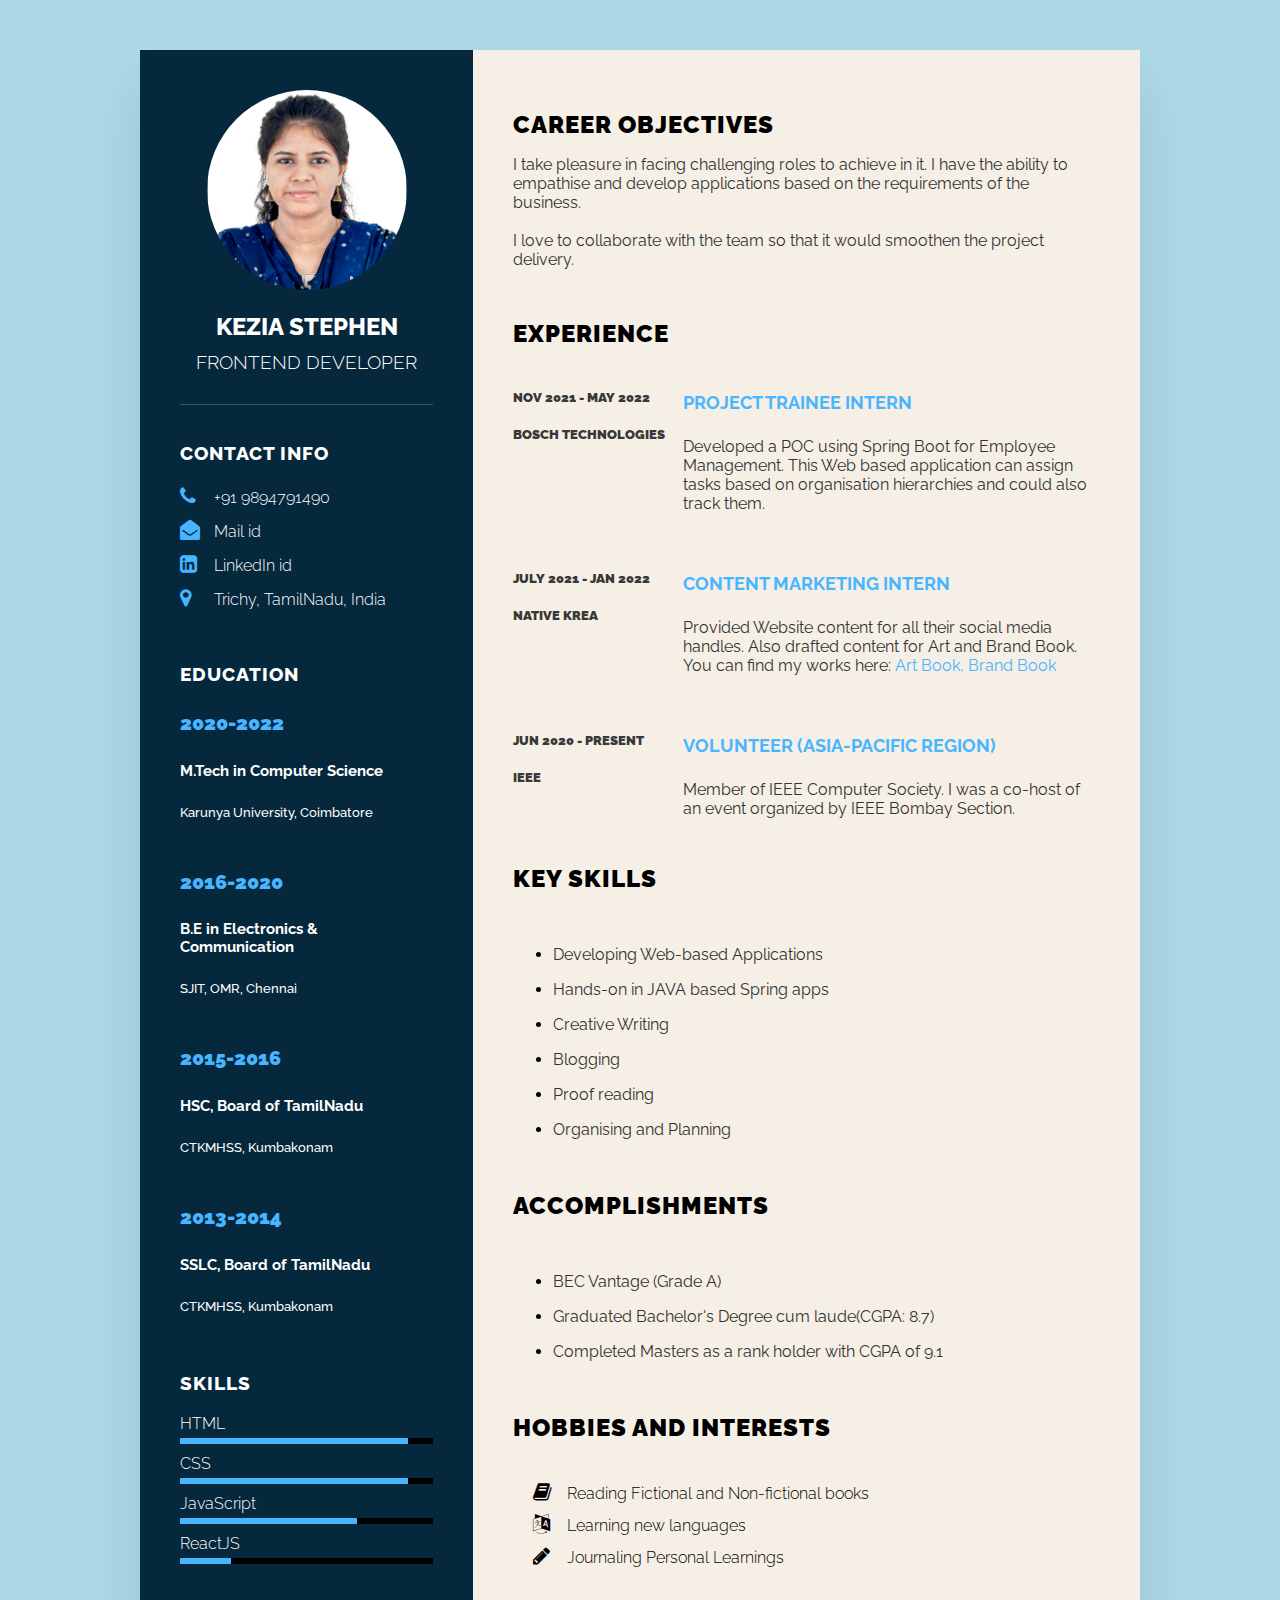
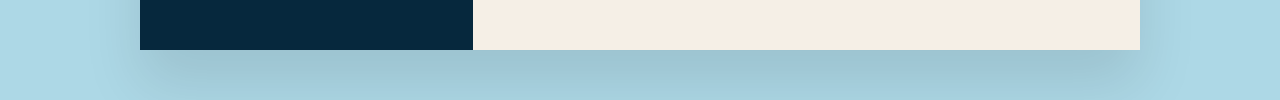
<file: Resume/index.html>
<!DOCTYPE html>
<html lang="en">
<head>
    <meta charset="UTF-8">
    <meta http-equiv="X-UA-Compatible" content="IE=edge">
    <meta name="viewport" content="width=device-width, initial-scale=1.0">
    <title>Responsive CV using HTML & CSS</title>
    <!-- <link rel="preconnect" href="https://fonts.googleapis.com">
    <link rel="preconnect" href="https://fonts.gstatic.com" crossorigin>
    <link href="https://fonts.googleapis.com/css2?family=Raleway:ital,wght@0,100;0,300;1,200;1,400;1,600;1,700&display=swap" rel="stylesheet"> -->
    <link rel="stylesheet" href="https://cdnjs.cloudflare.com/ajax/libs/font-awesome/4.7.0/css/font-awesome.css" integrity="sha512-5A8nwdMOWrSz20fDsjczgUidUBR8liPYU+WymTZP1lmY9G6Oc7HlZv156XqnsgNUzTyMefFTcsFH/tnJE/+xBg==" crossorigin="anonymous" referrerpolicy="no-referrer" />
    <link rel="stylesheet" href="style.css">
</head>
<body>
    <div class="container">
        <div class="left_side">
            <div class="profile_text">
                <div class="image">
                    <img src="Kezia.jpg" alt="Kezia's image">
                </div>
                <h2>Kezia Stephen<br><span>Frontend Developer</span></h2> 
            </div>

            <div class="contact_info">
                <h3 class="title">Contact Info</h3>
                <ul>
                    <li>
                        <span class="icon"><i class="fa fa-phone" aria-hidden="true"></i></span>
                        <span class="text">+91 9894791490</span>
                    </li>
                    <li>
                        <span class="icon"><i class="fa fa-envelope-open" aria-hidden="true"></i></span>
                        <span class="text"><a class="link" href="contact.html">Mail id</a></span>
                    </li>
                    <li>
                        <span class="icon"><i class="fa fa-linkedin-square" aria-hidden="true"></i></span>
                        <span class="text"><a class="link" href="https://www.linkedin.com/in/kezia-stephen/">LinkedIn id</a></span>
                    </li>
                    <li>
                        <span class="icon"><i class="fa fa-map-marker" aria-hidden="true"></i></span>
                        <span class="text">Trichy, TamilNadu, India</span>
                    </li>
                </ul>            
            </div>

            <div class="contact_info education">
                <h3 class="title">Education</h3>
                <ul>
                    <li>
                        <h4>2020-2022</h4>
                        <h5>M.Tech in Computer Science</h5>
                        <h5>Karunya University, Coimbatore</h5>
            
                    </li> 
                    <li>
                        <h4>2016-2020</h4>
                        <h5>B.E in Electronics & Communication</h5>
                        <h5>SJIT, OMR, Chennai</h5>
            
                    </li> 
                    <li>
                        <h4>2015-2016</h4>
                        <h5>HSC, Board of TamilNadu</h5>
                        <h5>CTKMHSS, Kumbakonam</h5>
            
                    </li> 
                    <li>
                        <h4>2013-2014</h4>
                        <h5>SSLC, Board of TamilNadu</h5>
                        <h5>CTKMHSS, Kumbakonam</h5>
            
                    </li> 
                </ul>            
            </div>

            <div class="contact_info skills">
                <h3 class="title">Skills</h3>
                <ul>
                    <li>
                        <span class="text">HTML</span>
                        <span class="percent">
                            <div style="width: 90%"></div>
                        </span>
                    </li>
                    <li>
                        <span class="text">CSS</span>
                        <span class="percent">
                            <div style="width: 90%"></div>
                        </span>
                    </li>
                    <li>
                        <span class="text">JavaScript</span>
                        <span class="percent">
                            <div style="width: 70%"></div>
                        </span>
                    </li>
                    <li>
                        <span class="text">ReactJS</span>
                        <span class="percent">
                            <div style="width: 20%"></div>
                        </span>
                    </li>
                </ul>            
            </div>
        </div>
        <div class="right_side">
            <div class="about">
                <h2 class="title2">Career Objectives</h2>
                <p> I take pleasure in facing challenging roles to achieve in it. I have the ability to empathise and develop applications based on the requirements of the business.<br> <br>I love to collaborate with the team so that it would smoothen the project delivery.</p>
            </div>
            <div class="about">
                <h2 class="title2">Experience</h2>
                <div class="box">
                    <div class="year-company">
                        <h5>Nov 2021 - May 2022</h5>
                        <h5>Bosch Technologies</h5>
                    </div>
                    <div class="text">
                        <h4>Project Trainee Intern</h4>
                        <p>Developed a POC using Spring Boot for Employee
                            Management. This Web based application can assign
                            tasks based on organisation hierarchies and could
                            also track them.</p>
                    </div>
                </div>
                <div class="box">
                    <div class="year-company">
                        <h5>July 2021 - Jan 2022</h5>
                        <h5>Native Krea</h5>
                    </div>
                    <div class="text">
                        <h4>Content Marketing Intern</h4>
                        <p>Provided Website content for all their social media handles. Also drafted content for Art and Brand Book.<br> You can find my works here:
                        <a class="work" href="https://bit.ly/NK_Artbook">Art Book, </a>
                        <a class="work" href="https://bit.ly/NK_Brandbook">Brand Book</a> </p>
                    </div>
                </div>
                <div class="box">
                    <div class="year-company">
                        <h5>Jun 2020 - Present</h5>
                        <h5>IEEE</h5>
                    </div>
                    <div class="text">
                        <h4>Volunteer (Asia-Pacific Region)</h4>
                        <p>Member of IEEE Computer Society. I was a co-host of an event organized by IEEE Bombay Section.</p>
                    </div>
                </div>
            </div>

            <div class="about skills">
                <h2 class="title2">Key skills</h2>
                <div class="box">
                    <ul>
                        <li>
                            <p>Developing Web-based Applications</p>
                        </li>
                        <li>
                            <p>Hands-on in JAVA based Spring apps</p>
                        </li>
                        <li>
                            <p>Creative Writing</p>
                        </li>
                        <li>
                            <p>Blogging</p>
                        </li>
                        <li>
                            <p> Proof reading</p>
                        </li>
                        <li>
                            <p> Organising and Planning</p>
                        </li>
                    </ul>
                    
                </div>
            </div>

            <div class="about accomps">
                <h2 class="title2">Accomplishments</h2>
                <div class="box">
                    <ul>
                        <li>
                            <p> BEC Vantage (Grade A)</p>
                        </li>
                        <li><p> Graduated Bachelor's Degree cum laude(CGPA: 8.7)</p></li>
                        <li><p> Completed Masters as a rank holder with
                            CGPA of 9.1</p> </li>
                    </ul>
                </div>
                
            </div>

            <div class="about interests">
                <h2 class="title2">Hobbies and Interests</h2>
                <div class="box">
                    <ul>
                        <li>
                            <span class="icons"><i class="fa fa-book" aria-hidden="true"></i> </span>
                            <span class="desc">Reading Fictional and Non-fictional books</span>
                        </li>
                        <li>
                            <span class="icons"><i class="fa fa-language" aria-hidden="true"></i> </span>
                            <span class="desc">Learning new languages</span>
                        </li>
                        <li>
                            <span class="icons"><i class="fa fa-pencil" aria-hidden="true"></i> </span>
                            <span class="desc">Journaling Personal Learnings</span> 
                        </li>
                    </ul>
                </div>
                
            </div>
            </div>
        </div>
    </div>
</body>
</html>
</file>
<file: Resume/style.css>
@import url('https://fonts.googleapis.com/css2?family=Raleway:ital,wght@0,100;0,300;1,200;1,400;1,600;1,700&display=swap');

body{
    margin:0;
    padding:0;
    box-sizing:border-box;
    font-family: 'Raleway', sans-serif;
}

body{
    background: lightblue;
    display:flex;
    justify-content: center;
    align-items:center;
    min-height: 100vh; 
}

.container{
    position: relative;
    width: 100%;
    max-width: 1000px;
    min-height: 1000px;
    background-color: azure;
    margin: 50px;
    display: grid;
    grid-template-columns: 1fr 2fr;
    box-shadow: 0 35px 55px rgba(0, 0, 0, 0.1);
}

.container .left_side{
    position: relative;
    background: #06283D;
    padding: 40px;
}

.profile_text{
    position: relative;
    display: flex;
    flex-direction: column;
    align-items: center;
    padding-bottom: 5px;
    border-bottom: 1px solid rgba(255,255,255,0.2);
}

.profile_text h2{
    color: #fff;
    font-size: 1.5em;
    margin-top: 20px;
    text-transform: uppercase;
    font-weight: 800;
    text-align: center;
    line-height: 1.4em;
}

.profile_text h2 span{
    font-size: 0.8em;
    font-weight: 300;
}

.profile_text .image{
    position: relative;
    width: 200px;
    height: 200px;
    border-radius: 50%;
    overflow: hidden;
}

.profile_text .image img{
    position: absolute;
    top:0px;
    left:0;
    width:100%;
    height:120%;
    object-fit: cover;
}

.contact_info{
    padding-top: 18px;
}

.contact_info .title{
    color: #fff;
    font-weight: 800;
    text-transform: uppercase;
    letter-spacing: 1px;
    margin-bottom: 20px;
}

.contact_info ul{
    position: relative;
    margin-left: -40px;
}

.contact_info ul li{
    list-style: none;
    position: relative;
    margin: 10px 0;
    cursor: pointer;
}

.contact_info ul li .icon{
    display: inline-block;
    width: 30px;
    font-size: 20px;
    color:#47B5FF
}

.contact_info a.link{
    text-decoration: none;
    color:#fff;
}

.contact_info a.link:hover{
    text-decoration: none;
    color:#47B5FF;
}

.contact_info ul li .text{
    color:#fff;
    font-weight: 300;
}

.contact_info.education .title{
    color: #fff;
    font-weight: 800;
}
.contact_info.education li{
    margin-bottom: 50px;
}

.contact_info.education h4{
    color: #47B5FF;
    font-weight: 1000;
    font-size: 20px;
}

.contact_info.education h5:nth-child(2){
    color: #fff;
    font-size: 15px;
    font-weight: 700;
}

.contact_info.education h5{
    color: #fff;
    font-weight: 500;
}

.contact_info.skills .title{
    color: #fff;
    font-weight: 800;
    margin-top: -10px;
}
.contact_info.skills .percent{
    position: relative;
    width:100%;
    height: 6px;
    background: #000000;
    display: block;
    margin-top: 5px;
}

.contact_info.skills .percent div{
    position: absolute;
    top: 0;
    left: 0;
    height: 100%;
    background: #47B5FF;
}

.container .right_side{
    position: relative;
    background: #F5EFE6;
    padding: 40px;
}

.about{
    margin-bottom: 50px;
}

.about:last-child{
    margin-bottom:0;
}

.title2{
    font-weight: 1000;
    color:#000000;
    text-transform: uppercase;
    letter-spacing: 1px;
    margin-bottom: 10px;
}

p{
    color: #333;
}

.about .box{
    display: flex;
    flex-direction: row;
    margin: 20px 0;
}

.about .box .year-company{
    min-width: 170px;
}

.about .box .year-company h5{
    text-transform: uppercase;
    color: #383838;
    font-weight: 1000;
}

.about .box .text h4{
    text-transform: uppercase;
    color:#47B5FF;
    font-size: 18px;
}

.about .box .text a.work{
    text-decoration: none;
    color:#47B5FF;
}

.about .box .text a.work:hover{
    text-decoration: none;
    color:#000000;
}

.about.skills .title2{
    margin-top: -20px;
}

.about.interests .title2{
    margin-top: -30px;
}

.about.interests ul li{
    list-style: none;
}

.about.accomps .title2{
    margin-top: -30px;
}

.about.interests ul{
    position: relative;
    margin-left: -20px;
}

.about.interests ul li .icons{
    display: inline-block;
    width: 30px;
    font-size: 20px;
    color:#000000;
}

.about.interests ul li .desc{
    color:#000000;
    font-weight: 300;
    line-height: 200%;
}

@media (max-width: 1000px){
    .container{
        margin: 10px;
        grid-template-columns: repeat(1,1fr);
    }
}

@media (max-width: 600px){
    .about .box{
        flex-direction: column;
    }
    .about .box .year-company{
        min-width: 150px;
        margin-bottom: 5px;
    }
}
</file>
